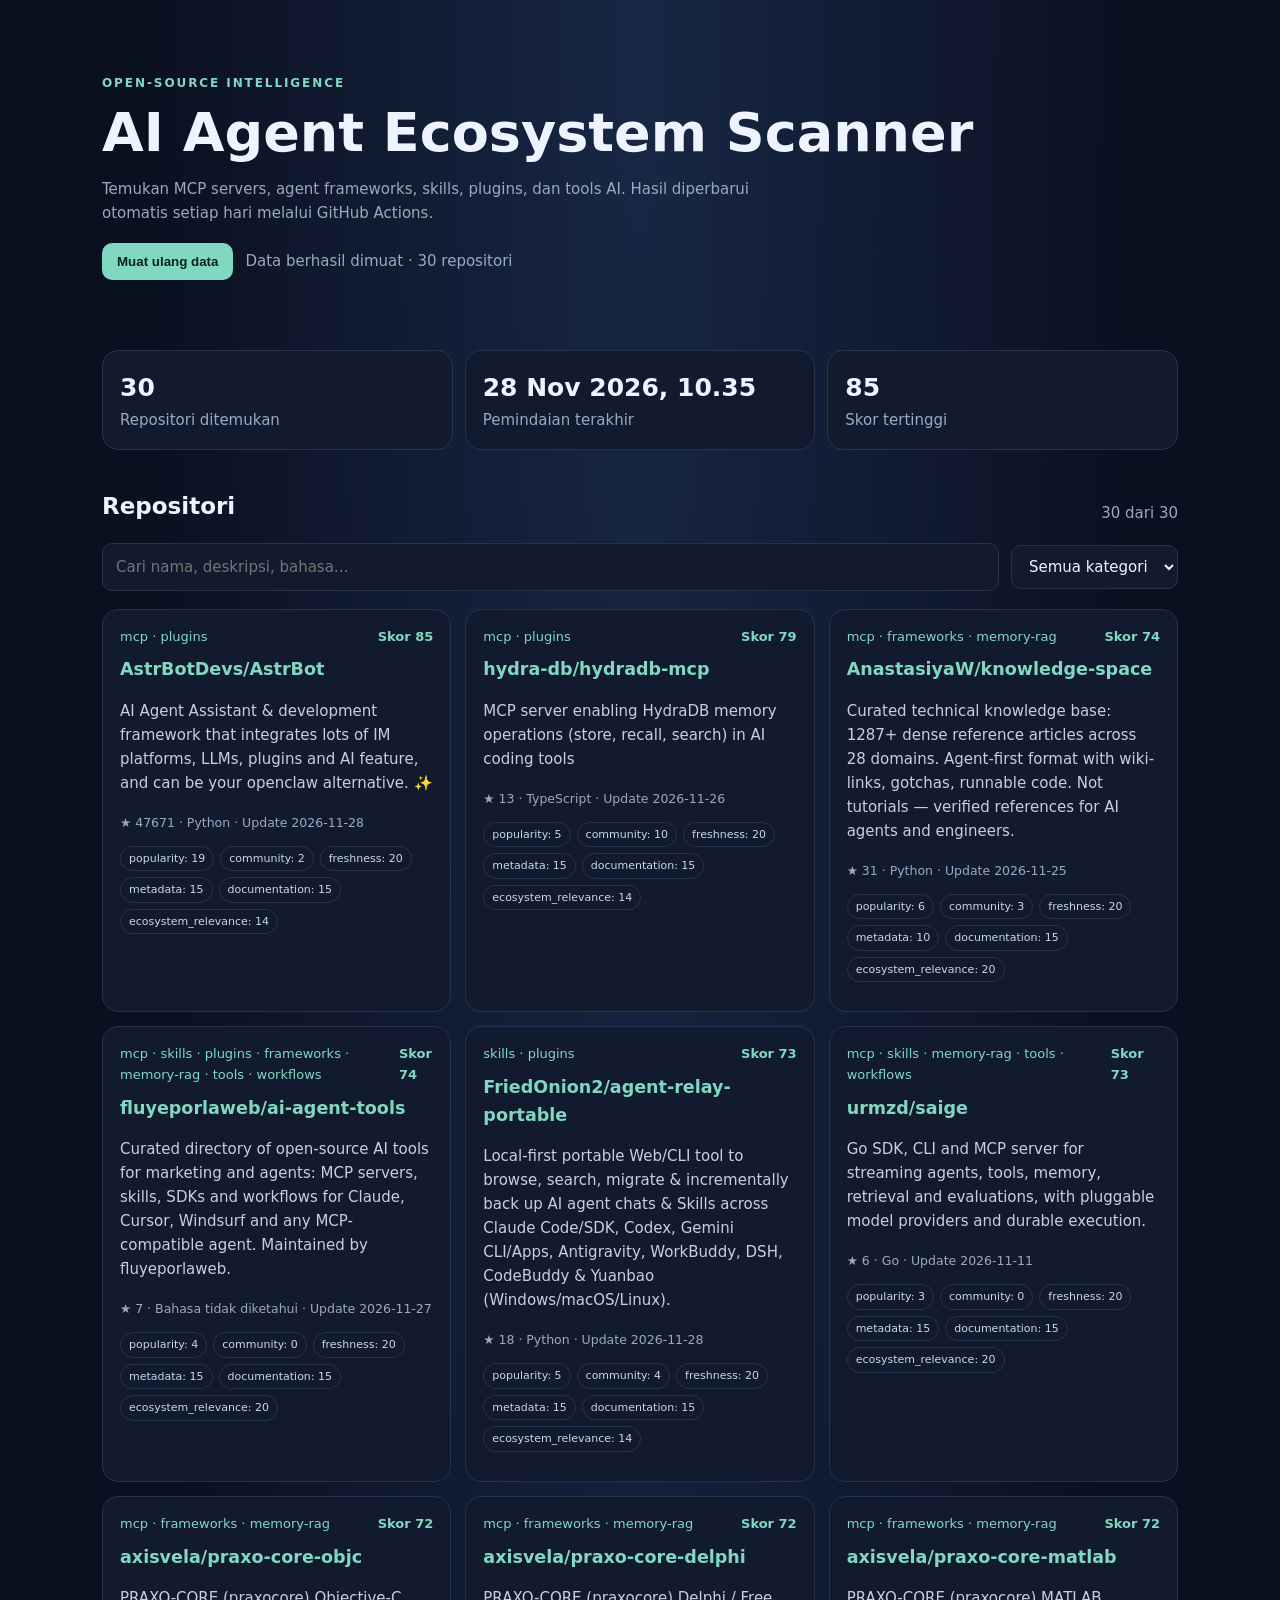
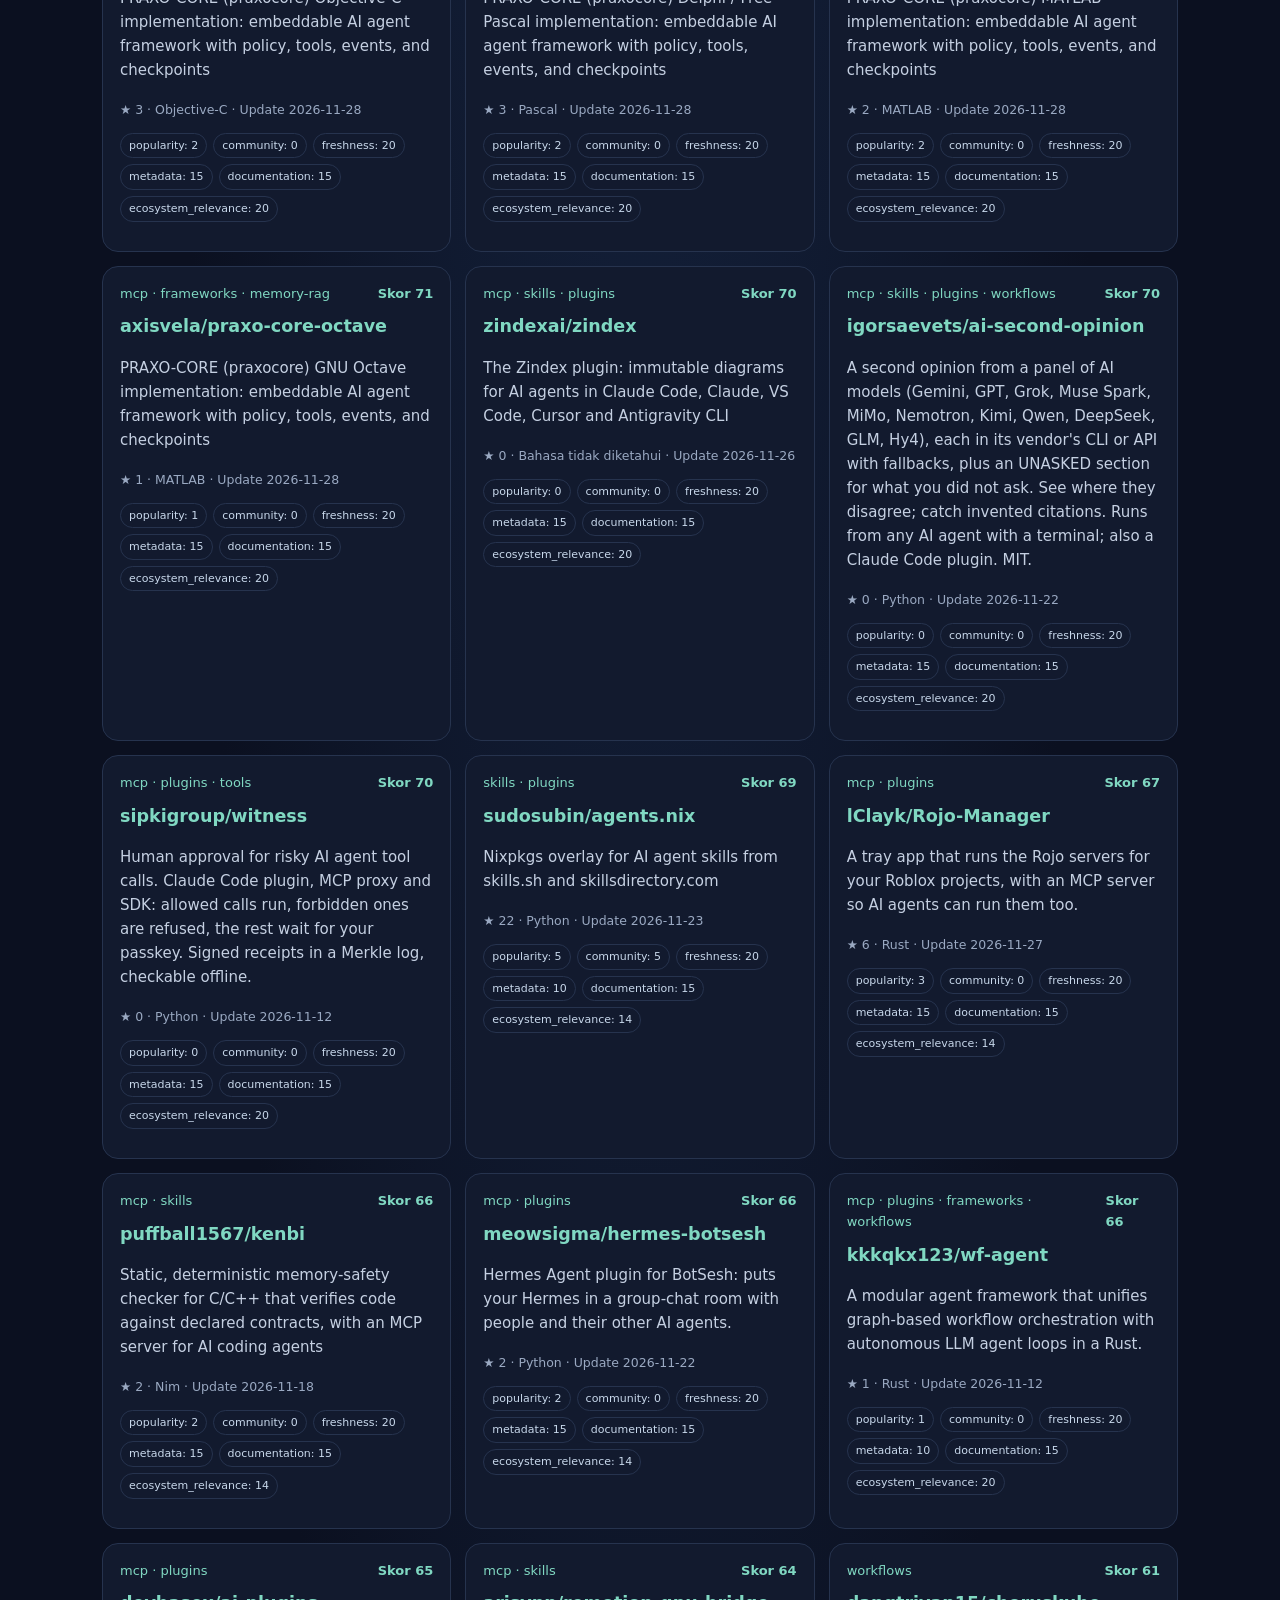
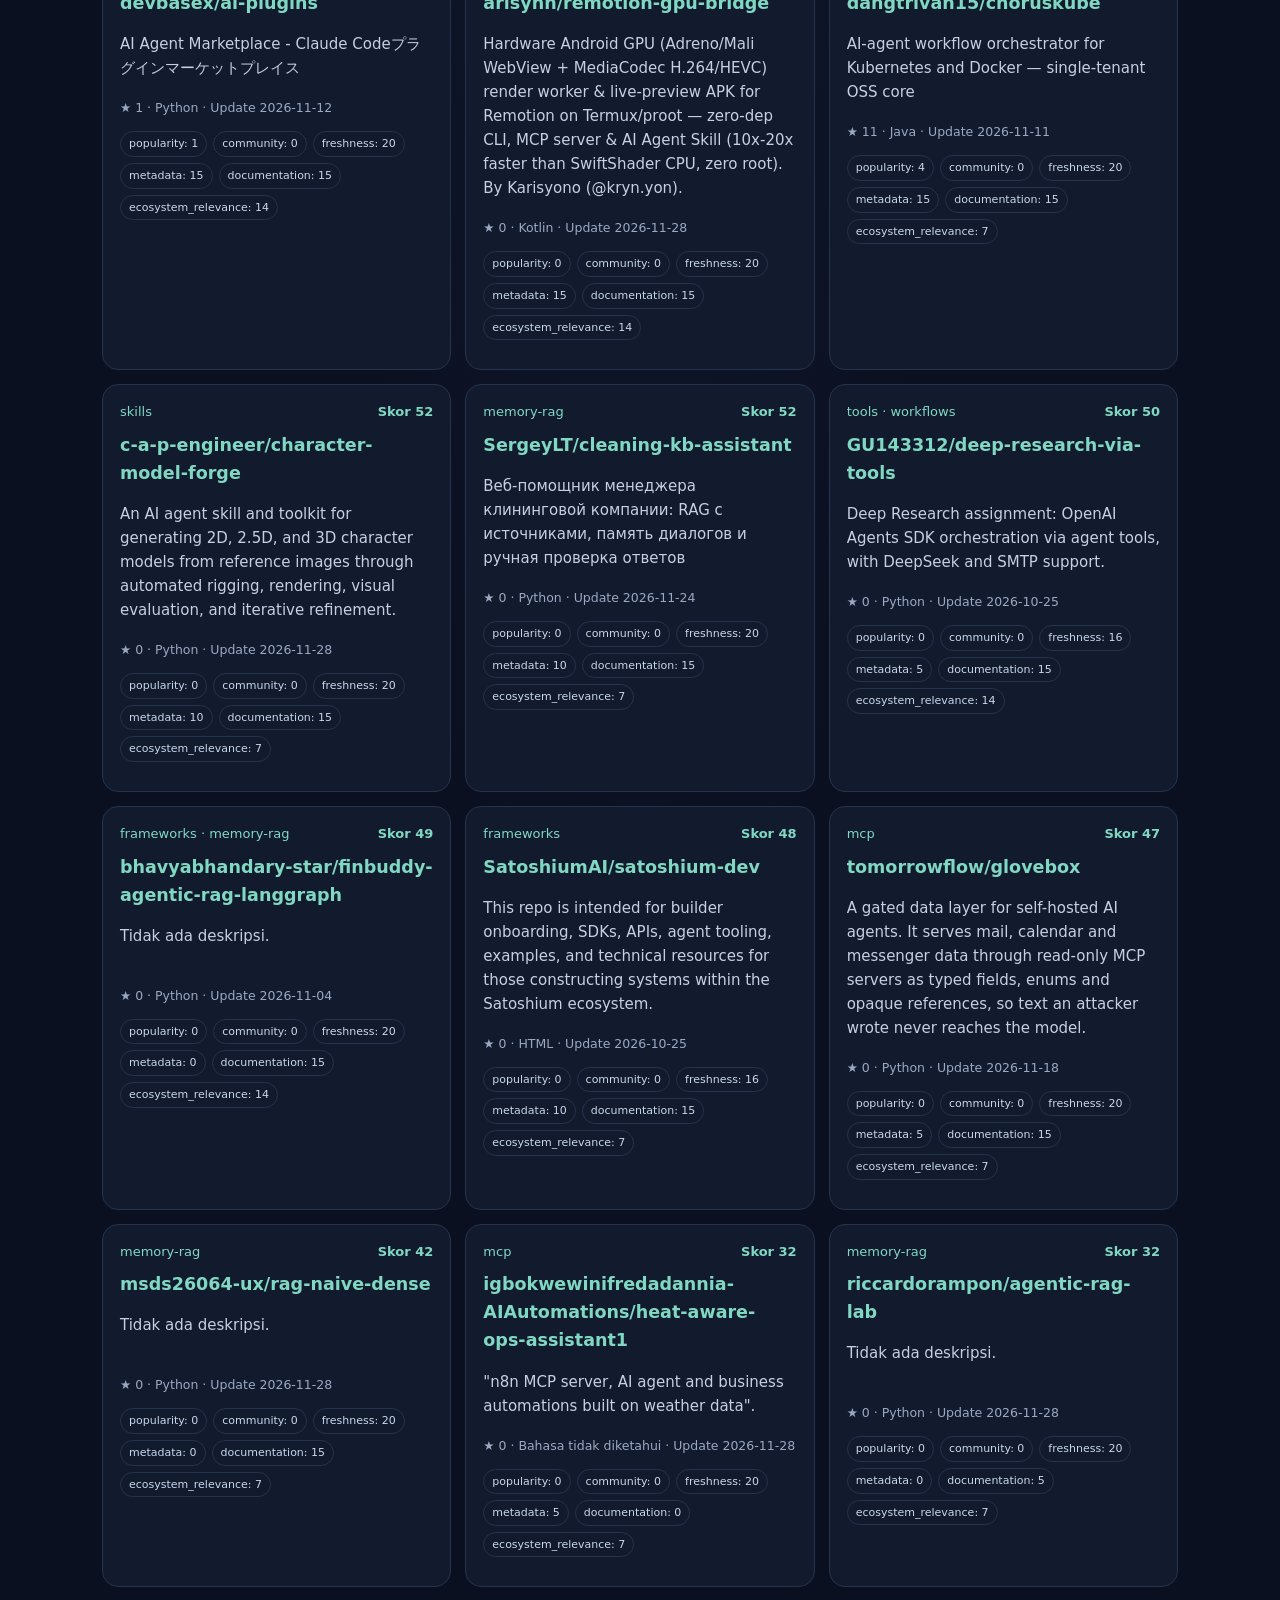
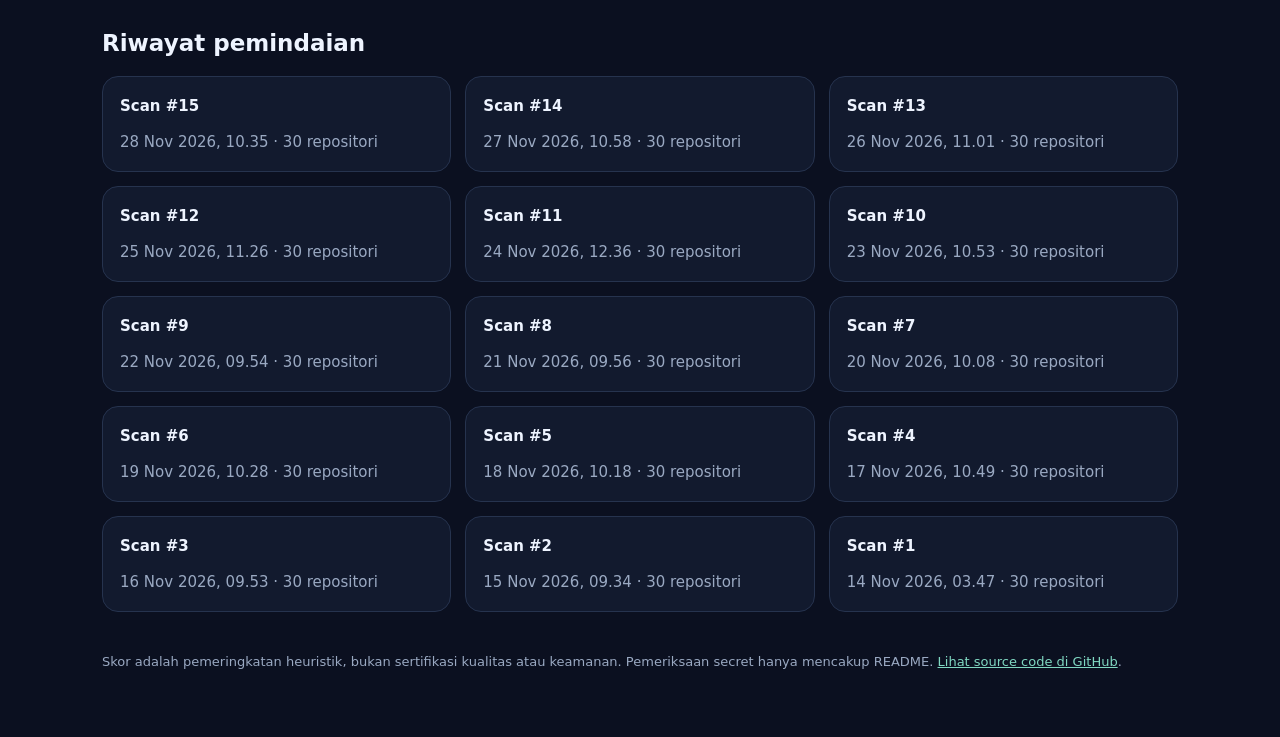
<file: site/index.html>
<!doctype html>
<html lang="id">
<head>
<meta charset="utf-8"><meta name="viewport" content="width=device-width,initial-scale=1">
<meta name="description" content="Temukan dan bandingkan proyek open-source AI agent, MCP, tools, dan framework.">
<title>AI Agent Ecosystem Scanner</title>
<style>
:root{color-scheme:dark;--bg:#0b1020;--panel:#121a2e;--line:#26334e;--muted:#9aa9c2;--text:#eef4ff;--accent:#80d8c2}
*{box-sizing:border-box}body{margin:0;background:radial-gradient(ellipse at top,#172745 0,var(--bg) 55%);color:var(--text);font:15px/1.6 system-ui,-apple-system,Segoe UI,sans-serif}
main{max-width:1120px;margin:auto;padding:40px 22px 64px}.hero{padding:34px 0 28px}.eyebrow{color:var(--accent);font-size:12px;font-weight:800;letter-spacing:.16em}.hero h1{font-size:clamp(32px,6vw,54px);line-height:1.05;margin:12px 0}.hero p{color:var(--muted);max-width:700px}.stats{display:grid;grid-template-columns:repeat(auto-fit,minmax(160px,1fr));gap:12px;margin:24px 0 34px}.stat,.repo,.history-item{background:var(--panel);border:1px solid var(--line);border-radius:16px;padding:17px}.stat strong{display:block;font-size:25px}.stat span,small,.muted{color:var(--muted)}.toolbar{display:flex;gap:12px;flex-wrap:wrap;align-items:center;margin:18px 0}.toolbar input,.toolbar select{background:var(--panel);color:var(--text);border:1px solid var(--line);padding:11px 13px;border-radius:10px;font:inherit}.toolbar input{flex:1;min-width:220px}.grid{display:grid;grid-template-columns:repeat(auto-fit,minmax(min(100%,320px),1fr));gap:14px}.repo h3{margin:8px 0}.repo a{color:var(--accent);text-decoration:none}.repo a:hover{text-decoration:underline}.meta{display:flex;justify-content:space-between;gap:10px;color:var(--accent);font-size:13px}.score{font-weight:800}.repo p{color:#c5d0e2;min-height:44px}.chips{display:flex;gap:6px;flex-wrap:wrap;margin:12px 0}.chip{font-size:11px;color:#c8d8eb;border:1px solid var(--line);padding:3px 8px;border-radius:99px}.section-head{display:flex;justify-content:space-between;align-items:end;gap:12px;margin:38px 0 14px}.section-head h2{margin:0;font-size:23px}.history-item{display:flex;justify-content:space-between;gap:12px;flex-wrap:wrap}.empty{padding:24px;border:1px dashed var(--line);border-radius:14px;color:var(--muted)}footer{margin-top:40px;color:var(--muted);font-size:13px}button{background:var(--accent);color:#08221c;border:0;border-radius:10px;padding:11px 15px;font-weight:800;cursor:pointer}
</style>
</head>
<body><main>
<header class="hero"><div class="eyebrow">OPEN-SOURCE INTELLIGENCE</div><h1>AI Agent Ecosystem Scanner</h1><p>Temukan MCP servers, agent frameworks, skills, plugins, dan tools AI. Hasil diperbarui otomatis setiap hari melalui GitHub Actions.</p><div class="toolbar"><button id="refresh">Muat ulang data</button><span id="status" class="muted" role="status" aria-live="polite">Memuat hasil pemindaian…</span></div></header>
<div class="stats"><div class="stat"><strong id="repo-count">—</strong><span>Repositori ditemukan</span></div><div class="stat"><strong id="updated">—</strong><span>Pemindaian terakhir</span></div><div class="stat"><strong id="top-score">—</strong><span>Skor tertinggi</span></div></div>
<section><div class="section-head"><h2>Repositori</h2><span class="muted" id="shown"></span></div><div class="toolbar"><input id="search" type="search" placeholder="Cari nama, deskripsi, bahasa…"><select id="category"><option value="">Semua kategori</option></select></div><div id="repos" class="grid"><div class="empty">Memuat…</div></div></section>
<section><div class="section-head"><h2>Riwayat pemindaian</h2></div><div id="history" class="grid"><div class="empty">Memuat…</div></div></section>
<footer>Skor adalah pemeringkatan heuristik, bukan sertifikasi kualitas atau keamanan. Pemeriksaan secret hanya mencakup README. <a href="https://github.com/youngky26/ai-agent-ecosystem-scanner" style="color:var(--accent)">Lihat source code di GitHub</a>.</footer>
</main>
<script>
const $=s=>document.querySelector(s);let repositories=[];
const dateText=value=>value?new Date(value).toLocaleString("id-ID",{dateStyle:"medium",timeStyle:"short"}):"—";
function render(){const q=$("#search").value.toLowerCase();const cat=$("#category").value;const rows=repositories.filter(r=>{const hay=[r.full_name,r.description,r.language,...(r.categories||[]),...(r.topics||[])].join(" ").toLowerCase();return hay.includes(q)&&(!cat||(r.categories||[]).includes(cat))});$("#shown").textContent=rows.length+" dari "+repositories.length;const root=$("#repos");root.replaceChildren();if(!rows.length){root.innerHTML='<div class="empty">Tidak ada repositori yang cocok.</div>';return}for(const r of rows){const card=document.createElement("article");card.className="repo";const meta=document.createElement("div");meta.className="meta";const cats=document.createElement("span");cats.textContent=(r.categories||[]).join(" · ")||"Uncategorized";const score=document.createElement("span");score.className="score";score.textContent="Skor "+(r.score??0);meta.append(cats,score);const h=document.createElement("h3"),a=document.createElement("a");a.href=typeof r.html_url==="string"&&r.html_url.startsWith("https://github.com/")?r.html_url:"https://github.com";a.target="_blank";a.rel="noopener noreferrer";a.textContent=r.full_name||"Unknown repository";h.append(a);const p=document.createElement("p");p.textContent=r.description||"Tidak ada deskripsi.";const info=document.createElement("small");info.textContent="★ "+(r.stars||0)+" · "+(r.language||"Bahasa tidak diketahui")+" · Update "+(r.updated_at||"").slice(0,10);const chips=document.createElement("div");chips.className="chips";for(const [k,v] of Object.entries(r.score_breakdown||{})){const c=document.createElement("span");c.className="chip";c.textContent=k+": "+v;chips.append(c)}card.append(meta,h,p,info,chips);root.append(card)}}
async function load(){const status=$("#status");status.textContent="Memuat data…";try{const base="./data/";const [latestRes,historyRes]=await Promise.all([fetch(base+"latest.json?ts="+Date.now()),fetch(base+"history.json?ts="+Date.now())]);if(!latestRes.ok)throw Error("Belum ada hasil scan yang dipublikasikan.");const latest=await latestRes.json();const history=historyRes.ok?await historyRes.json():[];repositories=latest.repositories||[];$("#repo-count").textContent=repositories.length;$("#updated").textContent=dateText(latest.scanned_at);$("#top-score").textContent=repositories.length?Math.max(...repositories.map(r=>r.score||0)):"—";const categories=[...new Set(repositories.flatMap(r=>r.categories||[]))].sort();const select=$("#category"),selected=select.value;select.replaceChildren(new Option("Semua kategori",""));for(const c of categories)select.add(new Option(c,c));select.value=selected;render();const hist=$("#history");hist.replaceChildren();if(!history.length){hist.innerHTML='<div class="empty">Belum ada riwayat.</div>'}else for(const item of history.slice().reverse()){const el=document.createElement("div");el.className="history-item";const left=document.createElement("strong");left.textContent="Scan #"+item.scan_id;const right=document.createElement("span");right.className="muted";right.textContent=dateText(item.scanned_at)+" · "+item.count+" repositori";el.append(left,right);hist.append(el)}status.textContent="Data berhasil dimuat · "+(latest.count||repositories.length)+" repositori"}catch(e){status.textContent=e.message;$("#repos").textContent=e.message}}
$("#search").addEventListener("input",render);$("#category").addEventListener("change",render);$("#refresh").addEventListener("click",load);load();
</script></body></html>
</file>
